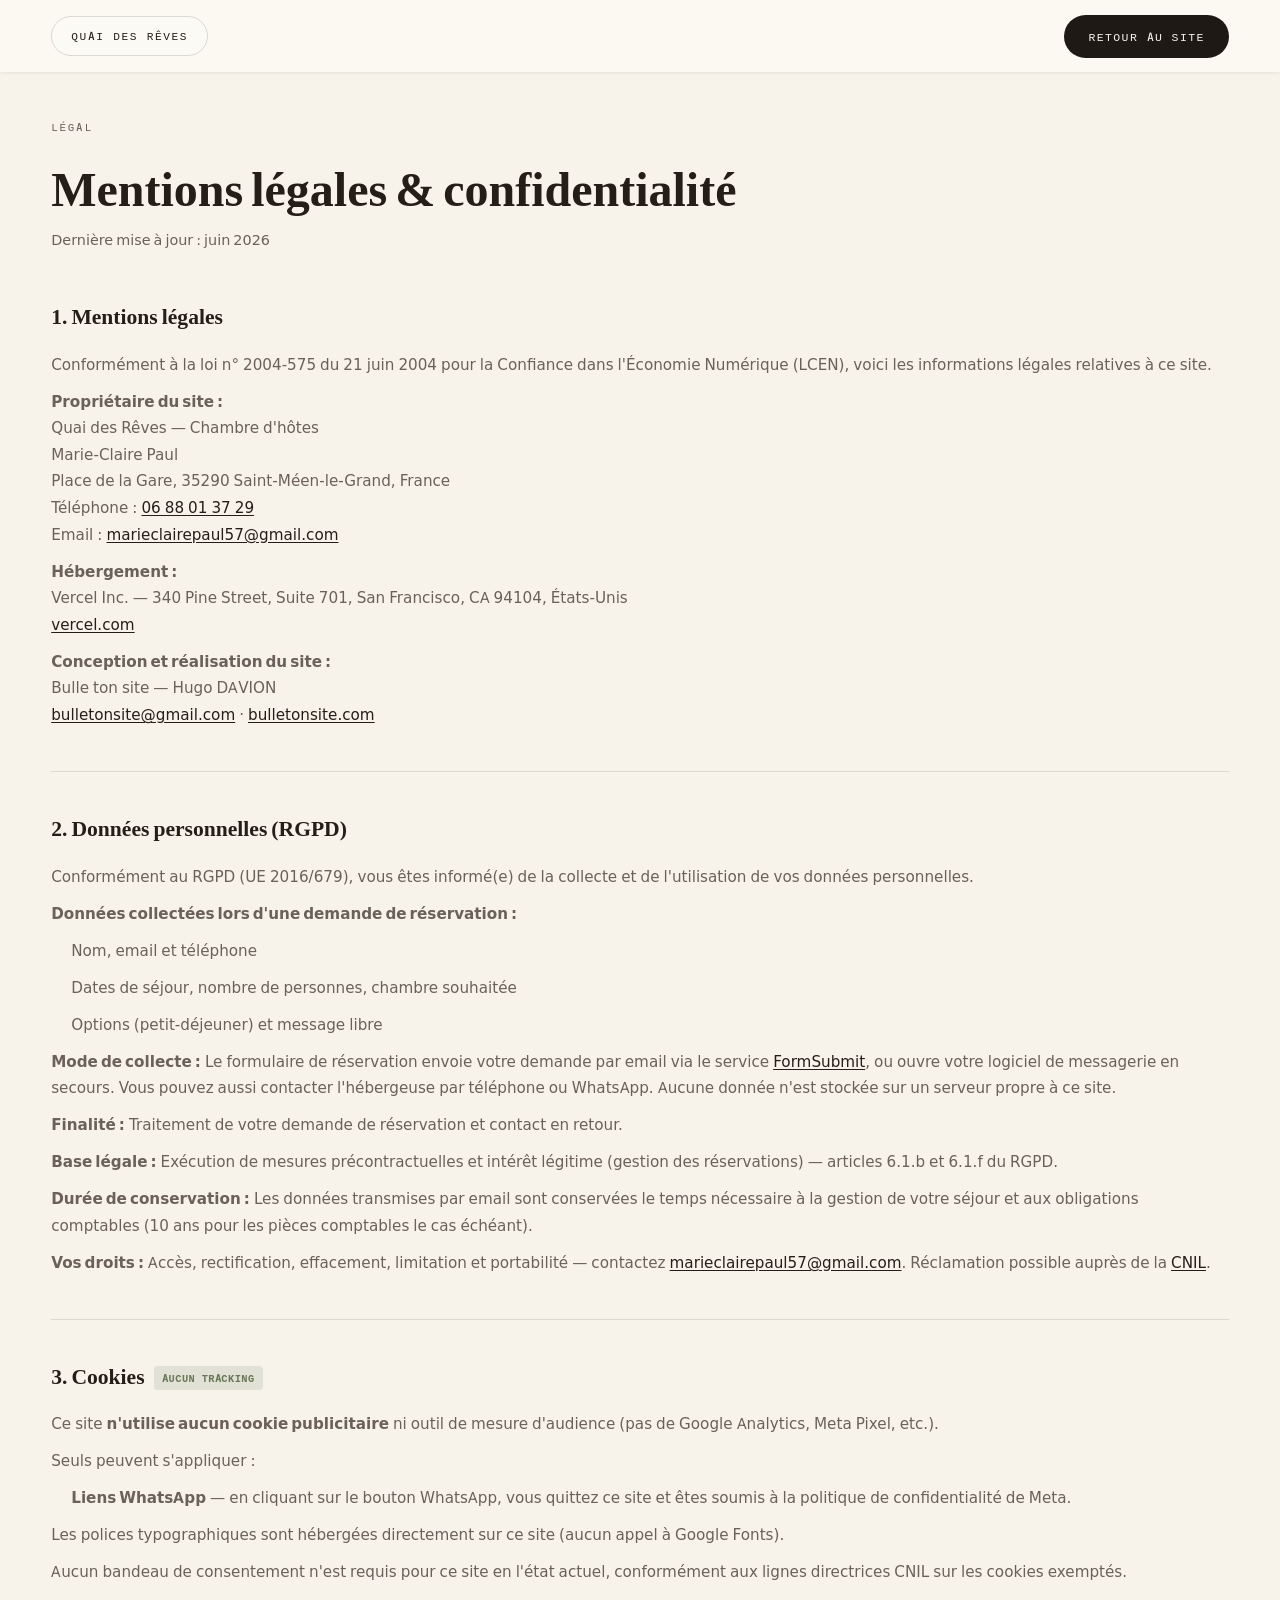
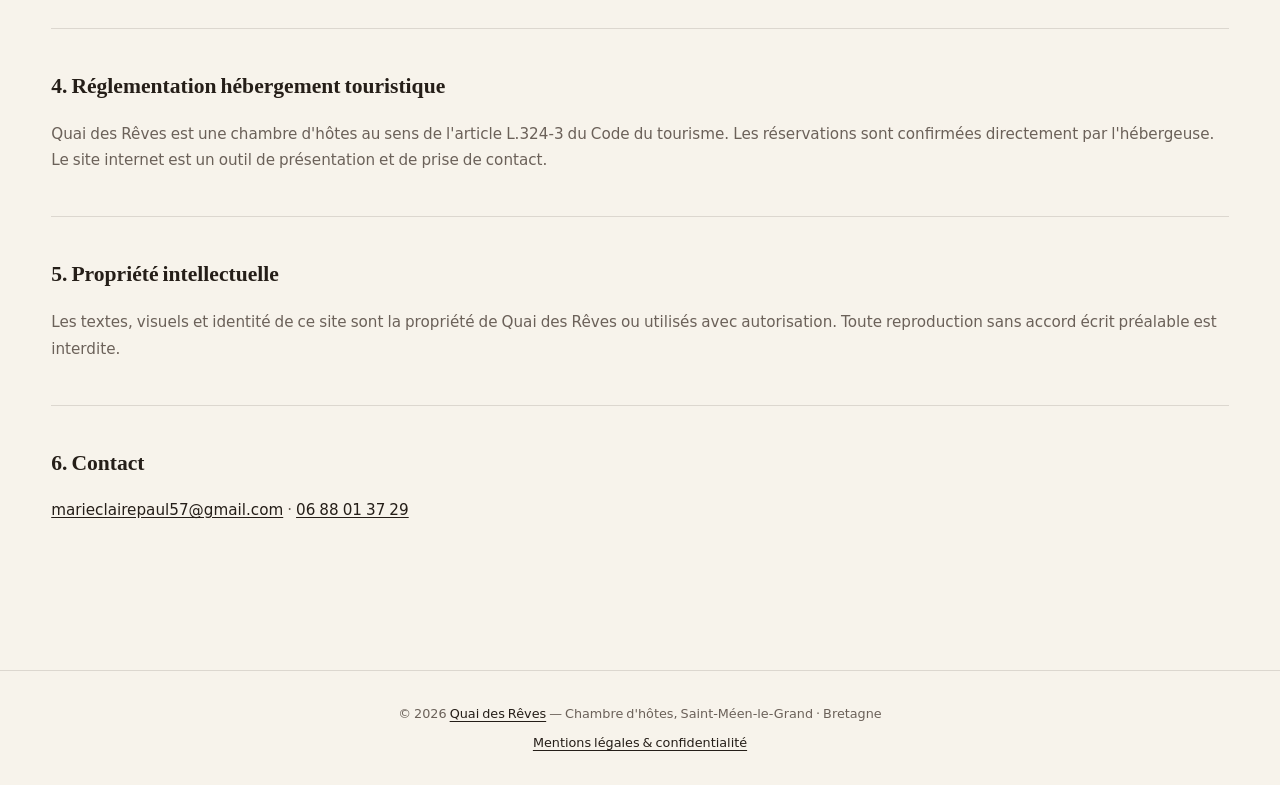
<file: mentions-legales.html>
<!DOCTYPE html>
<html lang="fr">
<head>
  <meta charset="UTF-8">
  <meta name="viewport" content="width=device-width, initial-scale=1.0">
  <title>Mentions légales &amp; confidentialité — Quai des Rêves</title>
  <meta name="description" content="Mentions légales, politique de confidentialité et cookies du site Quai des Rêves, chambre d'hôtes à Saint-Méen-le-Grand.">
  <meta name="robots" content="noindex, follow">
  <link rel="canonical" href="https://quai-des-reves.vercel.app/mentions-legales">
  <link rel="icon" href="/favicon.svg" type="image/svg+xml">
  <link rel="stylesheet" href="/fonts/fonts.css">
  <link rel="stylesheet" href="/css/styles.css">
</head>
<body class="legal-page-body">

  <header class="header header--scrolled">
    <nav class="nav container">
      <a href="/" class="nav__logo">Quai des Rêves</a>
      <a href="/" class="btn btn--earth">Retour au site</a>
    </nav>
  </header>

  <main class="legal-page">
    <div class="container">
      <p class="section__label label-mono">Légal</p>
      <h1 class="legal-page__title">Mentions légales &amp; confidentialité</h1>
      <p class="legal-page__updated">Dernière mise à jour : juin 2026</p>

      <article class="legal-block">
        <h2>1. Mentions légales</h2>
        <p>Conformément à la loi n° 2004-575 du 21 juin 2004 pour la Confiance dans l'Économie Numérique (LCEN), voici les informations légales relatives à ce site.</p>
        <p>
          <strong>Propriétaire du site :</strong><br>
          Quai des Rêves — Chambre d'hôtes<br>
          Marie-Claire Paul<br>
          Place de la Gare, 35290 Saint-Méen-le-Grand, France<br>
          Téléphone : <a href="tel:+33688013729">06 88 01 37 29</a><br>
          Email : <a href="mailto:marieclairepaul57@gmail.com">marieclairepaul57@gmail.com</a>
        </p>
        <p>
          <strong>Hébergement :</strong><br>
          Vercel Inc. — 340 Pine Street, Suite 701, San Francisco, CA 94104, États-Unis<br>
          <a href="https://vercel.com" target="_blank" rel="noopener">vercel.com</a>
        </p>
        <p>
          <strong>Conception et réalisation du site :</strong><br>
          Bulle ton site — Hugo DAVION<br>
          <a href="mailto:bulletonsite@gmail.com">bulletonsite@gmail.com</a> ·
          <a href="https://bulletonsite.com" target="_blank" rel="noopener">bulletonsite.com</a>
        </p>
      </article>

      <article class="legal-block">
        <h2>2. Données personnelles (RGPD)</h2>
        <p>Conformément au RGPD (UE 2016/679), vous êtes informé(e) de la collecte et de l'utilisation de vos données personnelles.</p>
        <p><strong>Données collectées lors d'une demande de réservation :</strong></p>
        <ul>
          <li>Nom, email et téléphone</li>
          <li>Dates de séjour, nombre de personnes, chambre souhaitée</li>
          <li>Options (petit-déjeuner) et message libre</li>
        </ul>
        <p><strong>Mode de collecte :</strong> Le formulaire de réservation envoie votre demande par email via le service <a href="https://formsubmit.co" target="_blank" rel="noopener">FormSubmit</a>, ou ouvre votre logiciel de messagerie en secours. Vous pouvez aussi contacter l'hébergeuse par téléphone ou WhatsApp. Aucune donnée n'est stockée sur un serveur propre à ce site.</p>
        <p><strong>Finalité :</strong> Traitement de votre demande de réservation et contact en retour.</p>
        <p><strong>Base légale :</strong> Exécution de mesures précontractuelles et intérêt légitime (gestion des réservations) — articles 6.1.b et 6.1.f du RGPD.</p>
        <p><strong>Durée de conservation :</strong> Les données transmises par email sont conservées le temps nécessaire à la gestion de votre séjour et aux obligations comptables (10 ans pour les pièces comptables le cas échéant).</p>
        <p><strong>Vos droits :</strong> Accès, rectification, effacement, limitation et portabilité — contactez <a href="mailto:marieclairepaul57@gmail.com">marieclairepaul57@gmail.com</a>. Réclamation possible auprès de la <a href="https://www.cnil.fr" target="_blank" rel="noopener">CNIL</a>.</p>
      </article>

      <article class="legal-block">
        <h2>3. Cookies <span class="legal-tag">Aucun tracking</span></h2>
        <p>Ce site <strong>n'utilise aucun cookie publicitaire</strong> ni outil de mesure d'audience (pas de Google Analytics, Meta Pixel, etc.).</p>
        <p>Seuls peuvent s'appliquer :</p>
        <ul>
          <li><strong>Liens WhatsApp</strong> — en cliquant sur le bouton WhatsApp, vous quittez ce site et êtes soumis à la politique de confidentialité de Meta.</li>
        </ul>
        <p>Les polices typographiques sont hébergées directement sur ce site (aucun appel à Google Fonts).</p>
        <p>Aucun bandeau de consentement n'est requis pour ce site en l'état actuel, conformément aux lignes directrices CNIL sur les cookies exemptés.</p>
      </article>

      <article class="legal-block">
        <h2>4. Réglementation hébergement touristique</h2>
        <p>Quai des Rêves est une chambre d'hôtes au sens de l'article L.324-3 du Code du tourisme. Les réservations sont confirmées directement par l'hébergeuse. Le site internet est un outil de présentation et de prise de contact.</p>
      </article>

      <article class="legal-block">
        <h2>5. Propriété intellectuelle</h2>
        <p>Les textes, visuels et identité de ce site sont la propriété de Quai des Rêves ou utilisés avec autorisation. Toute reproduction sans accord écrit préalable est interdite.</p>
      </article>

      <article class="legal-block">
        <h2>6. Contact</h2>
        <p>
          <a href="mailto:marieclairepaul57@gmail.com">marieclairepaul57@gmail.com</a> ·
          <a href="tel:+33688013729">06 88 01 37 29</a>
        </p>
      </article>
    </div>
  </main>

  <footer class="footer">
    <div class="container">
      <p>© 2026 <a href="/">Quai des Rêves</a> — Chambre d'hôtes, Saint-Méen-le-Grand · Bretagne</p>
      <p><a href="/mentions-legales">Mentions légales &amp; confidentialité</a></p>
    </div>
  </footer>

</body>
</html>
</file>
<file: fonts/fonts.css>
@font-face {
  font-family: 'Instrument Serif';
  font-style: normal;
  font-weight: 400;
  font-display: swap;
  src: url('/fonts/instrument-serif.woff2') format('woff2');
  unicode-range: U+0000-00FF, U+0100-02BA, U+0304, U+0308, U+0329, U+2000-206F, U+20AC, U+2122, U+2191, U+2193, U+2212, U+2215, U+FEFF, U+FFFD;
}

@font-face {
  font-family: 'Instrument Serif';
  font-style: italic;
  font-weight: 400;
  font-display: swap;
  src: url('/fonts/instrument-serif-italic.woff2') format('woff2');
  unicode-range: U+0000-00FF, U+0100-02BA, U+0304, U+0308, U+0329, U+2000-206F, U+20AC, U+2122, U+2191, U+2193, U+2212, U+2215, U+FEFF, U+FFFD;
}

@font-face {
  font-family: 'Inter Tight';
  font-style: normal;
  font-weight: 300;
  font-display: swap;
  src: url('/fonts/inter-tight-300.woff2') format('woff2');
  unicode-range: U+0000-00FF, U+0100-02BA, U+0304, U+0308, U+0329, U+2000-206F, U+20AC, U+2122, U+2191, U+2193, U+2212, U+2215, U+FEFF, U+FFFD;
}

@font-face {
  font-family: 'Inter Tight';
  font-style: normal;
  font-weight: 400;
  font-display: swap;
  src: url('/fonts/inter-tight-400.woff2') format('woff2');
  unicode-range: U+0000-00FF, U+0100-02BA, U+0304, U+0308, U+0329, U+2000-206F, U+20AC, U+2122, U+2191, U+2193, U+2212, U+2215, U+FEFF, U+FFFD;
}

@font-face {
  font-family: 'Inter Tight';
  font-style: normal;
  font-weight: 500;
  font-display: swap;
  src: url('/fonts/inter-tight-500.woff2') format('woff2');
  unicode-range: U+0000-00FF, U+0100-02BA, U+0304, U+0308, U+0329, U+2000-206F, U+20AC, U+2122, U+2191, U+2193, U+2212, U+2215, U+FEFF, U+FFFD;
}

@font-face {
  font-family: 'Inter Tight';
  font-style: normal;
  font-weight: 600;
  font-display: swap;
  src: url('/fonts/inter-tight-600.woff2') format('woff2');
  unicode-range: U+0000-00FF, U+0100-02BA, U+0304, U+0308, U+0329, U+2000-206F, U+20AC, U+2122, U+2191, U+2193, U+2212, U+2215, U+FEFF, U+FFFD;
}

@font-face {
  font-family: 'Inter Tight';
  font-style: normal;
  font-weight: 700;
  font-display: swap;
  src: url('/fonts/inter-tight-700.woff2') format('woff2');
  unicode-range: U+0000-00FF, U+0100-02BA, U+0304, U+0308, U+0329, U+2000-206F, U+20AC, U+2122, U+2191, U+2193, U+2212, U+2215, U+FEFF, U+FFFD;
}

@font-face {
  font-family: 'JetBrains Mono';
  font-style: normal;
  font-weight: 400;
  font-display: swap;
  src: url('/fonts/jetbrains-mono-400.woff2') format('woff2');
  unicode-range: U+0000-00FF, U+0100-02BA, U+0304, U+0308, U+0329, U+2000-206F, U+20AC, U+2122, U+2191, U+2193, U+2212, U+2215, U+FEFF, U+FFFD;
}

@font-face {
  font-family: 'JetBrains Mono';
  font-style: normal;
  font-weight: 500;
  font-display: swap;
  src: url('/fonts/jetbrains-mono-500.woff2') format('woff2');
  unicode-range: U+0000-00FF, U+0100-02BA, U+0304, U+0308, U+0329, U+2000-206F, U+20AC, U+2122, U+2191, U+2193, U+2212, U+2215, U+FEFF, U+FFFD;
}
</file>
<file: css/styles.css>
/* ============================================
   Quai des Rêves — Design System
   ============================================ */

:root {
  --radius: 0.5rem;
  --radius-lg: 1rem;
  --radius-xl: 1.5rem;
  --radius-full: 9999px;

  --background: #f7f3eb;
  --foreground: #251e18;
  --card: #fcfaf4;
  --card-foreground: #251e18;
  --primary: #3d3027;
  --primary-foreground: #f8f5ee;
  --secondary: #e3ddd3;
  --secondary-foreground: #2f2722;
  --muted: #ebe7df;
  --muted-foreground: #6b6159;
  --accent: #687859;
  --accent-foreground: #faf8f3;
  --highlight: #bfb89b;
  --highlight-foreground: #251e18;
  --earth: #1f1915;
  --earth-foreground: #f5f1e9;
  --warm: #f4eee4;
  --warm-foreground: #352c25;
  --border: #dcd7cf;
  --surface: #ece7df;

  --font-serif: 'Instrument Serif', Georgia, serif;
  --font-sans: 'Inter Tight', system-ui, sans-serif;
  --font-mono: 'JetBrains Mono', ui-monospace, monospace;

  --header-h: 4.5rem;
  --container: min(1200px, 92vw);
  --ease: cubic-bezier(0.4, 0, 0.2, 1);
  --ease-out: cubic-bezier(0.16, 1, 0.3, 1);
  --shadow-sm: 0 1px 3px rgba(31, 25, 21, 0.08);
  --shadow-md: 0 4px 20px rgba(31, 25, 21, 0.1);
  --shadow-lg: 0 12px 40px rgba(31, 25, 21, 0.15);
  --shadow-glow: 0 0 40px rgba(191, 184, 155, 0.25);
}

*, *::before, *::after {
  box-sizing: border-box;
  margin: 0;
  padding: 0;
}

html {
  scroll-behavior: smooth;
  scroll-padding-top: var(--header-h);
}

body {
  font-family: var(--font-sans);
  font-size: 1rem;
  line-height: 1.65;
  color: var(--foreground);
  background: var(--background);
  -webkit-font-smoothing: antialiased;
  overflow-x: hidden;
}

.skip-link {
  position: absolute;
  top: -100%;
  left: 1rem;
  z-index: 300;
  padding: 0.75rem 1rem;
  background: var(--earth);
  color: var(--earth-foreground);
  border-radius: var(--radius);
  font-weight: 600;
}

.skip-link:focus {
  top: 1rem;
}

.visually-hidden {
  position: absolute;
  width: 1px;
  height: 1px;
  padding: 0;
  margin: -1px;
  overflow: hidden;
  clip: rect(0, 0, 0, 0);
  white-space: nowrap;
  border: 0;
}

img {
  display: block;
  max-width: 100%;
  height: auto;
}

a {
  color: inherit;
  text-decoration: none;
}

button {
  font: inherit;
  cursor: pointer;
  border: none;
  background: none;
}

ul { list-style: none; }

.container {
  width: var(--container);
  margin-inline: auto;
}

.label-mono {
  font-family: var(--font-mono);
  font-size: 0.68rem;
  font-weight: 500;
  letter-spacing: 0.16em;
  text-transform: uppercase;
  color: var(--muted-foreground);
}

/* ---- Buttons ---- */
.btn {
  display: inline-flex;
  align-items: center;
  justify-content: center;
  gap: 0.5rem;
  padding: 0.75rem 1.5rem;
  border-radius: var(--radius-full);
  font-family: var(--font-mono);
  font-size: 0.72rem;
  font-weight: 500;
  letter-spacing: 0.12em;
  text-transform: uppercase;
  position: relative;
  overflow: hidden;
  transition: transform 0.25s var(--ease-out), box-shadow 0.25s var(--ease-out), background 0.25s var(--ease);
  white-space: nowrap;
}

.btn::after {
  content: '';
  position: absolute;
  inset: 0;
  background: linear-gradient(105deg, transparent 40%, rgba(255,255,255,0.2) 50%, transparent 60%);
  transform: translateX(-120%);
  transition: transform 0.6s var(--ease-out);
}

.btn:hover::after {
  transform: translateX(120%);
}

.btn:hover {
  transform: translateY(-2px);
  box-shadow: var(--shadow-md);
}

.btn:active { transform: translateY(0); }

.btn--highlight {
  background: var(--highlight);
  color: var(--highlight-foreground);
}

.btn--earth {
  background: var(--earth);
  color: var(--earth-foreground);
}

.btn--primary {
  background: var(--primary);
  color: var(--primary-foreground);
}

.btn--lg {
  padding: 1rem 2rem;
  font-size: 0.75rem;
}

.btn--sm {
  padding: 0.55rem 1rem;
  font-size: 0.75rem;
}

.btn--full { width: 100%; }

.btn:disabled {
  opacity: 0.65;
  cursor: not-allowed;
  transform: none !important;
}

/* ---- Header ---- */
.header {
  position: fixed;
  top: 0;
  left: 0;
  right: 0;
  z-index: 100;
  height: var(--header-h);
  transition: background 0.4s var(--ease), backdrop-filter 0.4s var(--ease), box-shadow 0.4s var(--ease);
}

.header--scrolled {
  background: rgba(252, 250, 244, 0.85);
  backdrop-filter: blur(16px);
  -webkit-backdrop-filter: blur(16px);
  box-shadow: var(--shadow-sm);
}

.header--hero .nav__links a,
.header--hero .nav__logo {
  color: #fff;
}

.header--hero .nav__toggle span {
  background: #fff;
}

.nav {
  display: flex;
  align-items: center;
  justify-content: space-between;
  height: 100%;
  gap: 1.5rem;
}

.nav__logo {
  font-family: var(--font-mono);
  font-size: 0.7rem;
  font-weight: 500;
  letter-spacing: 0.14em;
  text-transform: uppercase;
  padding: 0.6rem 1.2rem;
  background: rgba(255, 255, 255, 0.15);
  backdrop-filter: blur(8px);
  border-radius: var(--radius-full);
  border: 1px solid rgba(255, 255, 255, 0.2);
  transition: background 0.3s var(--ease);
  flex-shrink: 0;
}

.header--scrolled .nav__logo {
  background: var(--card);
  border-color: var(--border);
  color: var(--foreground);
}

.nav__links {
  display: flex;
  align-items: center;
  gap: 1.75rem;
}

.nav__links a {
  font-family: var(--font-mono);
  font-size: 0.65rem;
  font-weight: 500;
  letter-spacing: 0.14em;
  text-transform: uppercase;
  opacity: 0.85;
  transition: opacity 0.2s, color 0.2s;
  position: relative;
}

.nav__links a.is-active {
  opacity: 1;
  color: var(--accent);
}

.header--hero .nav__links a.is-active {
  color: var(--highlight);
}

.nav__links a::after {
  content: '';
  position: absolute;
  bottom: -4px;
  left: 0;
  width: 0;
  height: 1px;
  background: currentColor;
  transition: width 0.3s var(--ease-out);
}

.nav__links a:hover { opacity: 1; }
.nav__links a:hover::after { width: 100%; }

.nav__cta { flex-shrink: 0; }

.nav__toggle {
  display: none;
  flex-direction: column;
  gap: 5px;
  padding: 0.5rem;
  z-index: 110;
}

.nav__toggle span {
  display: block;
  width: 22px;
  height: 2px;
  background: var(--foreground);
  border-radius: 2px;
  transition: transform 0.3s var(--ease), opacity 0.3s;
}

.nav__toggle.active span:nth-child(1) { transform: translateY(7px) rotate(45deg); }
.nav__toggle.active span:nth-child(2) { opacity: 0; }
.nav__toggle.active span:nth-child(3) { transform: translateY(-7px) rotate(-45deg); }

/* ---- Hero ---- */
.hero {
  position: relative;
  min-height: 100svh;
  display: flex;
  align-items: center;
  justify-content: center;
  overflow: hidden;
}

.hero__bg {
  position: absolute;
  inset: 0;
}

.hero__bg img {
  width: 100%;
  height: 100%;
  object-fit: cover;
  transform: scale(1.05);
  animation: heroZoom 20s ease-in-out infinite alternate;
}

@keyframes heroZoom {
  from { transform: scale(1.05); }
  to { transform: scale(1.12); }
}

.hero__overlay {
  position: absolute;
  inset: 0;
  background: linear-gradient(
    to bottom,
    rgba(31, 25, 21, 0.55) 0%,
    rgba(31, 25, 21, 0.4) 40%,
    rgba(31, 25, 21, 0.65) 100%
  );
}

.hero__content {
  position: relative;
  z-index: 2;
  text-align: center;
  color: #fff;
  padding: calc(var(--header-h) + 2rem) 0 6rem;
  max-width: 800px;
}

.hero__tag {
  color: rgba(255, 255, 255, 0.7);
  margin-bottom: 1.5rem;
  animation: fadeUp 0.8s var(--ease-out) both;
}

.hero__title {
  font-family: var(--font-serif);
  font-size: clamp(3rem, 8vw, 5.5rem);
  font-weight: 400;
  line-height: 1.05;
  margin-bottom: 0.5rem;
  animation: fadeUp 0.8s 0.1s var(--ease-out) both;
}

.hero__title em {
  font-style: italic;
  color: var(--highlight);
}

.hero__subtitle {
  display: block;
  font-family: var(--font-serif);
  font-style: italic;
  font-size: clamp(1.25rem, 3vw, 1.75rem);
  opacity: 0.9;
  margin-top: 0.25rem;
}

.hero__desc {
  font-size: 1.1rem;
  opacity: 0.85;
  max-width: 520px;
  margin: 1.5rem auto 2rem;
  animation: fadeUp 0.8s 0.2s var(--ease-out) both;
}

.hero__features {
  display: flex;
  flex-direction: column;
  align-items: center;
  gap: 0.6rem;
  margin-bottom: 2.5rem;
  animation: fadeUp 0.8s 0.3s var(--ease-out) both;
}

.hero__features li {
  display: flex;
  align-items: center;
  gap: 0.6rem;
  font-size: 0.95rem;
  opacity: 0.9;
}

.hero__features svg {
  width: 18px;
  height: 18px;
  color: var(--highlight);
  flex-shrink: 0;
}

.hero__actions {
  display: flex;
  flex-wrap: wrap;
  gap: 1rem;
  justify-content: center;
  animation: fadeUp 0.8s 0.4s var(--ease-out) both;
}

.hero__scroll {
  position: absolute;
  bottom: 2rem;
  left: 50%;
  transform: translateX(-50%);
  z-index: 2;
  display: flex;
  flex-direction: column;
  align-items: center;
  gap: 0.5rem;
  color: rgba(255, 255, 255, 0.6);
  font-family: var(--font-mono);
  font-size: 0.6rem;
  letter-spacing: 0.2em;
  text-transform: uppercase;
  animation: bounce 2s ease-in-out infinite;
}

.hero__scroll svg {
  width: 20px;
  height: 20px;
}

@keyframes bounce {
  0%, 100% { transform: translateX(-50%) translateY(0); }
  50% { transform: translateX(-50%) translateY(6px); }
}

@keyframes fadeUp {
  from { opacity: 0; transform: translateY(24px); }
  to { opacity: 1; transform: translateY(0); }
}

/* ---- Sections ---- */
.section {
  padding: 6rem 0;
}

.section--quai { background: var(--warm); }
.section--chambres { background: var(--background); }
.section--offres { background: var(--surface); }
.section--destination { background: var(--background); }
.section--galerie { background: var(--warm); padding-bottom: 4rem; }
.section--avis { background: var(--background); overflow: hidden; }
.section--reserver { background: var(--surface); }
.section--faq { background: var(--background); }
.section--cta { background: var(--earth); color: var(--earth-foreground); padding: 7rem 0; }

.section__label { margin-bottom: 0.75rem; position: relative; display: inline-block; }

.section__label::after {
  content: '';
  display: block;
  width: 0;
  height: 1px;
  background: var(--accent);
  margin-top: 0.35rem;
  transition: width 0.8s var(--ease-out);
}

.reveal.visible .section__label::after,
.section__header.visible .section__label::after {
  width: 100%;
}
.section--cta .section__label { color: rgba(245, 241, 233, 0.5); }

.section__title {
  font-family: var(--font-serif);
  font-size: clamp(2rem, 4.5vw, 3rem);
  font-weight: 400;
  line-height: 1.15;
  margin-bottom: 1rem;
}

.section__intro {
  font-size: 1.05rem;
  color: var(--muted-foreground);
  max-width: 600px;
}

.section__header {
  text-align: center;
  margin-bottom: 3.5rem;
}

.section__header .section__intro {
  margin-inline: auto;
}

/* ---- Reveal animations ---- */
.reveal,
.reveal-scale {
  opacity: 0;
  transition: opacity 0.8s var(--ease-out), transform 0.8s var(--ease-out), filter 0.8s var(--ease-out);
}

.reveal {
  transform: translateY(40px);
}

.reveal--left { transform: translateX(-48px); }
.reveal--right { transform: translateX(48px); }
.reveal-scale { transform: scale(0.92); }

.reveal.visible,
.reveal-scale.visible {
  opacity: 1;
  transform: translate(0) scale(1);
  filter: blur(0);
}

.reveal--delay { transition-delay: 0.12s; }
.reveal--delay-2 { transition-delay: 0.24s; }

.reveal-stagger > * {
  opacity: 0;
  transform: translateY(24px);
  transition: opacity 0.6s var(--ease-out), transform 0.6s var(--ease-out);
}

.reveal-stagger.visible > *:nth-child(1) { transition-delay: 0.05s; }
.reveal-stagger.visible > *:nth-child(2) { transition-delay: 0.1s; }
.reveal-stagger.visible > *:nth-child(3) { transition-delay: 0.15s; }
.reveal-stagger.visible > *:nth-child(4) { transition-delay: 0.2s; }
.reveal-stagger.visible > *:nth-child(5) { transition-delay: 0.25s; }
.reveal-stagger.visible > *:nth-child(6) { transition-delay: 0.3s; }
.reveal-stagger.visible > *:nth-child(7) { transition-delay: 0.35s; }
.reveal-stagger.visible > *:nth-child(8) { transition-delay: 0.4s; }
.reveal-stagger.visible > *:nth-child(9) { transition-delay: 0.45s; }
.reveal-stagger.visible > *:nth-child(10) { transition-delay: 0.5s; }
.reveal-stagger.visible > *:nth-child(11) { transition-delay: 0.55s; }

.reveal-stagger.visible > * {
  opacity: 1;
  transform: translateY(0);
}

.tilt-card {
  transform-style: preserve-3d;
  will-change: transform;
  transition: box-shadow 0.35s var(--ease-out);
}

.tilt-card.is-tilting {
  transition: transform 0.1s linear, box-shadow 0.35s var(--ease-out);
}

/* ---- Split layout ---- */
.split {
  display: grid;
  grid-template-columns: 1fr 1fr;
  gap: 4rem;
  align-items: center;
}

.split__media {
  position: relative;
  border-radius: var(--radius-xl);
  overflow: hidden;
  aspect-ratio: 4/5;
}

.split__media img {
  width: 100%;
  height: 100%;
  object-fit: cover;
  transition: transform 0.6s var(--ease-out);
}

.split__media:hover img {
  transform: scale(1.04);
}

.split__badge {
  position: absolute;
  bottom: 1.5rem;
  left: 1.5rem;
  background: rgba(252, 250, 244, 0.9);
  backdrop-filter: blur(8px);
  padding: 0.5rem 1rem;
  border-radius: var(--radius-full);
  color: var(--foreground);
}

.prose p {
  margin-bottom: 1.25rem;
  color: var(--muted-foreground);
}

.prose strong {
  color: var(--foreground);
  font-weight: 600;
}

/* ---- Room cards ---- */
.rooms {
  display: grid;
  grid-template-columns: repeat(2, 1fr);
  gap: 2rem;
  margin-bottom: 2rem;
}

.room-card {
  background: var(--card);
  border-radius: var(--radius-xl);
  overflow: hidden;
  border: 1px solid var(--border);
  transition: transform 0.3s var(--ease-out), box-shadow 0.3s var(--ease-out);
}

.room-card:hover {
  transform: translateY(-6px);
  box-shadow: var(--shadow-lg);
}

.room-card__img {
  position: relative;
  aspect-ratio: 4/3;
  overflow: hidden;
}

.room-card__img img {
  width: 100%;
  height: 100%;
  object-fit: cover;
  transition: transform 0.5s var(--ease-out);
}

.room-card:hover .room-card__img img {
  transform: scale(1.06);
}

.room-card__price {
  position: absolute;
  top: 1rem;
  right: 1rem;
  background: var(--highlight);
  color: var(--highlight-foreground);
  font-family: var(--font-mono);
  font-size: 0.65rem;
  letter-spacing: 0.1em;
  text-transform: uppercase;
  padding: 0.4rem 0.9rem;
  border-radius: var(--radius-full);
}

.room-card__body {
  padding: 1.5rem 1.75rem;
}

.room-card__body h3 {
  font-family: var(--font-serif);
  font-size: 1.5rem;
  font-weight: 400;
  margin-bottom: 0.25rem;
}

.room-card__body p {
  color: var(--muted-foreground);
  font-size: 0.95rem;
}

.rooms__note {
  text-align: center;
  color: var(--muted-foreground);
  font-size: 0.95rem;
}

/* ---- Offres grid ---- */
.offres-grid {
  display: grid;
  grid-template-columns: repeat(3, 1fr);
  gap: 1.5rem;
}

.offre-card {
  position: relative;
  border-radius: var(--radius-xl);
  overflow: hidden;
  aspect-ratio: 3/4;
  display: block;
}

.offre-card__img {
  position: absolute;
  inset: 0;
}

.offre-card__img img {
  width: 100%;
  height: 100%;
  object-fit: cover;
  transition: transform 0.6s var(--ease-out);
}

.offre-card:hover .offre-card__img img {
  transform: scale(1.08);
}

.offre-card__overlay {
  position: absolute;
  inset: 0;
  background: linear-gradient(to top, rgba(31, 25, 21, 0.8) 0%, transparent 60%);
  display: flex;
  flex-direction: column;
  justify-content: flex-end;
  padding: 2rem;
  color: #fff;
}

.offre-card__overlay .label-mono {
  color: var(--highlight);
  margin-bottom: 0.5rem;
}

.offre-card__overlay h3 {
  font-family: var(--font-serif);
  font-size: 1.5rem;
  font-weight: 400;
}

/* ---- Destination ---- */
.destination {
  display: grid;
  grid-template-columns: 1fr 1fr;
  gap: 3rem;
  align-items: start;
}

.destination__tags {
  display: flex;
  flex-wrap: wrap;
  gap: 0.5rem;
  margin-top: 1.5rem;
}

.tag {
  font-family: var(--font-mono);
  font-size: 0.65rem;
  letter-spacing: 0.1em;
  text-transform: uppercase;
  padding: 0.4rem 0.9rem;
  background: var(--secondary);
  border-radius: var(--radius-full);
  color: var(--secondary-foreground);
  transition: transform 0.25s var(--ease-out), background 0.25s, box-shadow 0.25s;
  cursor: default;
}

.tag:hover {
  transform: translateY(-3px) scale(1.03);
  background: var(--highlight);
  box-shadow: var(--shadow-sm);
}

.destination__map {
  border-radius: var(--radius-xl);
  overflow: hidden;
  border: 1px solid var(--border);
  aspect-ratio: 1;
  box-shadow: var(--shadow-md);
}

.destination__map iframe {
  width: 100%;
  height: 100%;
  border: 0;
}

/* ---- Gallery ---- */
.gallery {
  display: grid;
  grid-template-columns: repeat(4, 1fr);
  grid-auto-rows: 220px;
  gap: 0.75rem;
  padding: 0 4vw;
}

.gallery__item {
  position: relative;
  border-radius: var(--radius-lg);
  overflow: hidden;
  cursor: pointer;
  border: none;
  padding: 0;
}

.gallery__item::after {
  content: '+';
  position: absolute;
  inset: 0;
  display: flex;
  align-items: center;
  justify-content: center;
  font-size: 2rem;
  color: #fff;
  background: rgba(31, 25, 21, 0.35);
  opacity: 0;
  transition: opacity 0.35s var(--ease-out);
}

.gallery__item:hover::after {
  opacity: 1;
}

.gallery__item img {
  width: 100%;
  height: 100%;
  object-fit: cover;
  transition: transform 0.5s var(--ease-out);
}

.gallery__item:hover img {
  transform: scale(1.08);
}

.gallery__item--tall { grid-row: span 2; }
.gallery__item--wide { grid-column: span 2; }

/* ---- Reviews ---- */
.rating {
  display: flex;
  align-items: center;
  justify-content: center;
  gap: 0.75rem;
  margin-top: 0.5rem;
}

.rating__stars {
  display: flex;
  gap: 0.15rem;
  font-size: 1.1rem;
}

.rating__star {
  color: #f5a623;
  display: inline-block;
  animation: starPop 0.5s var(--ease-out) backwards;
}

.rating.visible .rating__star:nth-child(1) { animation-delay: 0.1s; }
.rating.visible .rating__star:nth-child(2) { animation-delay: 0.2s; }
.rating.visible .rating__star:nth-child(3) { animation-delay: 0.3s; }
.rating.visible .rating__star:nth-child(4) { animation-delay: 0.4s; }
.rating.visible .rating__star:nth-child(5) { animation-delay: 0.5s; }

@keyframes starPop {
  from { opacity: 0; transform: scale(0) rotate(-30deg); }
  to { opacity: 1; transform: scale(1) rotate(0); }
}

.rating__score {
  font-family: var(--font-mono);
  font-size: 0.7rem;
  letter-spacing: 0.1em;
  text-transform: uppercase;
  color: var(--muted-foreground);
}

.reviews-track {
  overflow: hidden;
  mask-image: linear-gradient(to right, transparent, black 8%, black 92%, transparent);
  -webkit-mask-image: linear-gradient(to right, transparent, black 8%, black 92%, transparent);
}

.reviews__intro {
  max-width: 36rem;
  margin-inline: auto;
  text-align: center;
  color: var(--muted-foreground);
}

.reviews__google {
  margin-top: 1.25rem;
  text-align: center;
}

.reviews-track__inner {
  display: flex;
  gap: 1.25rem;
  width: max-content;
  animation: scrollReviews 40s linear infinite;
  padding: 0.5rem 0;
}

.reviews-track__inner:hover {
  animation-play-state: paused;
}

@keyframes scrollReviews {
  from { transform: translateX(0); }
  to { transform: translateX(-50%); }
}

.review-card {
  flex-shrink: 0;
  width: 340px;
  background: var(--card);
  border: 1px solid var(--border);
  border-radius: var(--radius-xl);
  padding: 1.75rem;
  transition: box-shadow 0.3s;
}

.review-card:hover {
  box-shadow: var(--shadow-md);
}

.review-card__header {
  display: flex;
  align-items: center;
  gap: 0.75rem;
  margin-bottom: 1rem;
}

.review-card__avatar {
  width: 40px;
  height: 40px;
  border-radius: 50%;
  background: var(--accent);
  color: var(--accent-foreground);
  display: flex;
  align-items: center;
  justify-content: center;
  font-family: var(--font-mono);
  font-size: 0.7rem;
  font-weight: 500;
}

.review-card__header strong {
  display: block;
  font-size: 0.9rem;
}

.review-card__header .label-mono {
  font-size: 0.6rem;
}

.review-card p {
  font-size: 0.92rem;
  color: var(--muted-foreground);
  line-height: 1.6;
}

/* ---- Reservation ---- */
.reserver {
  display: grid;
  grid-template-columns: 1fr 1.1fr;
  gap: 4rem;
  align-items: start;
}

.reserver__desc {
  color: var(--muted-foreground);
  margin-bottom: 2rem;
}

.price-box {
  background: var(--card);
  border: 1px solid var(--border);
  border-radius: var(--radius-xl);
  padding: 2rem;
  margin-bottom: 2rem;
  text-align: center;
}

.price-box__label {
  display: block;
  margin-bottom: 0.5rem;
}

.price-box__amount {
  font-family: var(--font-serif);
  font-size: 3rem;
  line-height: 1;
  color: var(--foreground);
}

.price-box__amount span {
  font-family: var(--font-sans);
  font-size: 1rem;
  color: var(--muted-foreground);
}

.price-box__detail {
  display: block;
  margin-top: 0.5rem;
  font-size: 0.85rem;
  color: var(--muted-foreground);
}

.check-list {
  margin-bottom: 1.5rem;
}

.check-list li {
  display: flex;
  align-items: center;
  gap: 0.6rem;
  padding: 0.4rem 0;
  font-size: 0.92rem;
  color: var(--muted-foreground);
}

.check-list li::before {
  content: '✓';
  color: var(--accent);
  font-weight: 600;
  font-size: 0.85rem;
}

.reserver__note {
  font-size: 0.82rem;
  color: var(--muted-foreground);
  font-style: italic;
}

.reserver__form {
  background: var(--card);
  border: 1px solid var(--border);
  border-radius: var(--radius-xl);
  padding: 2.5rem;
  box-shadow: var(--shadow-sm);
}

.form-group {
  margin-bottom: 1.25rem;
}

.form-group label {
  display: block;
  font-family: var(--font-mono);
  font-size: 0.65rem;
  letter-spacing: 0.12em;
  text-transform: uppercase;
  color: var(--muted-foreground);
  margin-bottom: 0.4rem;
}

.form-group input,
.form-group select,
.form-group textarea {
  width: 100%;
  padding: 0.75rem 1rem;
  border: 1px solid var(--border);
  border-radius: var(--radius);
  background: var(--background);
  color: var(--foreground);
  font-family: var(--font-sans);
  font-size: 0.95rem;
  transition: border-color 0.2s, box-shadow 0.2s;
}

.form-group input:focus,
.form-group select:focus,
.form-group textarea:focus {
  outline: none;
  border-color: var(--accent);
  box-shadow: 0 0 0 3px rgba(104, 120, 89, 0.15);
}

.form-row {
  display: grid;
  grid-template-columns: 1fr 1fr;
  gap: 1rem;
}

.checkbox {
  display: flex;
  align-items: center;
  gap: 0.6rem;
  margin-bottom: 1.25rem;
  cursor: pointer;
  font-size: 0.9rem;
  color: var(--muted-foreground);
}

.checkbox input {
  width: 18px;
  height: 18px;
  accent-color: var(--accent);
}

.form-hint {
  text-align: center;
  font-size: 0.78rem;
  color: var(--muted-foreground);
  margin-top: 1rem;
}

.form-status {
  margin-top: 1rem;
  padding: 0.85rem 1rem;
  border-radius: var(--radius);
  font-size: 0.9rem;
  text-align: center;
}

.form-status--success {
  background: rgba(104, 120, 89, 0.12);
  color: var(--accent);
  border: 1px solid rgba(104, 120, 89, 0.25);
}

.form-status--error {
  background: rgba(180, 80, 60, 0.08);
  color: #8b3a2a;
  border: 1px solid rgba(180, 80, 60, 0.2);
}

.form-status[hidden] {
  display: none;
}

/* ---- FAQ ---- */
.faq {
  max-width: 720px;
  margin-inline: auto;
}

.faq__item {
  border-bottom: 1px solid var(--border);
}

.faq__item summary {
  padding: 1.25rem 0;
  font-family: var(--font-serif);
  font-size: 1.15rem;
  cursor: pointer;
  list-style: none;
  display: flex;
  align-items: center;
  justify-content: space-between;
  transition: color 0.2s;
}

.faq__item summary::-webkit-details-marker { display: none; }

.faq__item summary::after {
  content: '+';
  font-family: var(--font-sans);
  font-size: 1.25rem;
  color: var(--muted-foreground);
  transition: transform 0.3s var(--ease);
  flex-shrink: 0;
  margin-left: 1rem;
}

.faq__item[open] summary::after {
  transform: rotate(45deg);
}

.faq__item summary:hover {
  color: var(--accent);
}

.faq__item p {
  padding: 0 0 1.25rem;
  color: var(--muted-foreground);
  line-height: 1.7;
  animation: fadeUp 0.3s var(--ease-out);
}

/* ---- CTA ---- */
.cta {
  text-align: center;
  max-width: 640px;
  margin-inline: auto;
}

.cta__title {
  font-family: var(--font-serif);
  font-size: clamp(2.5rem, 5vw, 3.5rem);
  font-weight: 400;
  line-height: 1.15;
  margin-bottom: 1rem;
}

.cta__title em {
  font-style: italic;
  color: var(--highlight);
}

.cta__desc {
  opacity: 0.7;
  margin-bottom: 2.5rem;
}

.cta__contacts {
  display: flex;
  flex-direction: column;
  align-items: center;
  gap: 1rem;
  margin-bottom: 2.5rem;
}

.cta__link {
  display: flex;
  align-items: center;
  gap: 0.75rem;
  font-family: var(--font-mono);
  font-size: 0.8rem;
  letter-spacing: 0.08em;
  opacity: 0.85;
  transition: opacity 0.2s;
}

.cta__link:hover { opacity: 1; }

.cta__link svg {
  width: 18px;
  height: 18px;
  opacity: 0.6;
}

.cta__link--static {
  cursor: default;
}

/* ---- Footer ---- */
.footer {
  padding: 2rem 0;
  text-align: center;
  font-size: 0.8rem;
  color: var(--muted-foreground);
  border-top: 1px solid var(--border);
}

.footer a {
  color: var(--foreground);
  text-decoration: underline;
  text-underline-offset: 0.2em;
}

.footer a:hover {
  color: var(--accent);
}

/* ---- Legal page ---- */
.legal-page-body {
  background: var(--background);
}

.legal-page {
  padding: 7rem 0 4rem;
}

.legal-page__title {
  font-family: var(--font-serif);
  font-size: clamp(2rem, 5vw, 3rem);
  margin: 0.5rem 0 0.75rem;
  line-height: 1.1;
}

.legal-page__updated {
  color: var(--muted-foreground);
  font-size: 0.9rem;
  margin-bottom: 3rem;
}

.legal-block {
  margin-bottom: 2.5rem;
  padding-bottom: 2rem;
  border-bottom: 1px solid var(--border);
}

.legal-block:last-child {
  border-bottom: none;
}

.legal-block h2 {
  font-family: var(--font-serif);
  font-size: 1.35rem;
  margin-bottom: 1rem;
}

.legal-block p,
.legal-block li {
  color: var(--muted-foreground);
  line-height: 1.75;
  margin-bottom: 0.65rem;
  font-size: 0.95rem;
}

.legal-block ul {
  padding-left: 1.25rem;
}

.legal-block a {
  color: var(--foreground);
  text-decoration: underline;
  text-underline-offset: 0.15em;
}

.legal-block a:hover {
  color: var(--accent);
}

.legal-tag {
  display: inline-block;
  font-family: var(--font-mono);
  font-size: 0.65rem;
  letter-spacing: 0.04em;
  text-transform: uppercase;
  background: color-mix(in srgb, var(--accent) 15%, transparent);
  color: var(--accent);
  border-radius: 4px;
  padding: 0.2rem 0.5rem;
  vertical-align: middle;
  margin-left: 0.35rem;
}

.footer p + p {
  margin-top: 0.5rem;
}

/* ---- Lightbox ---- */
.lightbox {
  position: fixed;
  inset: 0;
  z-index: 200;
  background: rgba(31, 25, 21, 0.92);
  display: flex;
  align-items: center;
  justify-content: center;
  opacity: 0;
  visibility: hidden;
  transition: opacity 0.3s, visibility 0.3s;
}

.lightbox.active {
  opacity: 1;
  visibility: visible;
}

.lightbox.active img {
  animation: lightboxIn 0.45s var(--ease-out);
}

@keyframes lightboxIn {
  from { opacity: 0; transform: scale(0.9); }
  to { opacity: 1; transform: scale(1); }
}

.lightbox img {
  max-width: 90vw;
  max-height: 85vh;
  object-fit: contain;
  border-radius: var(--radius);
}

.lightbox__close,
.lightbox__prev,
.lightbox__next {
  position: absolute;
  color: #fff;
  font-size: 2rem;
  opacity: 0.7;
  transition: opacity 0.2s;
  padding: 1rem;
  z-index: 201;
}

.lightbox__close:hover,
.lightbox__prev:hover,
.lightbox__next:hover { opacity: 1; }

.lightbox__close { top: 1rem; right: 1.5rem; }
.lightbox__prev { left: 1rem; top: 50%; transform: translateY(-50%); }
.lightbox__next { right: 1rem; top: 50%; transform: translateY(-50%); }

/* ---- WhatsApp ---- */
.whatsapp {
  position: fixed;
  bottom: 1.5rem;
  right: 1.5rem;
  z-index: 90;
  display: flex;
  align-items: center;
  gap: 0.5rem;
  background: #25d366;
  color: #fff;
  padding: 0.75rem 1.25rem;
  border-radius: var(--radius-full);
  font-family: var(--font-mono);
  font-size: 0.7rem;
  font-weight: 500;
  letter-spacing: 0.08em;
  text-transform: uppercase;
  box-shadow: 0 4px 16px rgba(37, 211, 102, 0.4);
  transition: transform 0.25s var(--ease-out), box-shadow 0.25s;
  animation: whatsappPulse 2.5s ease-in-out infinite;
}

@keyframes whatsappPulse {
  0%, 100% { box-shadow: 0 4px 16px rgba(37, 211, 102, 0.4); }
  50% { box-shadow: 0 4px 28px rgba(37, 211, 102, 0.65), 0 0 0 8px rgba(37, 211, 102, 0.12); }
}

.whatsapp:hover {
  transform: translateY(-3px);
  box-shadow: 0 8px 24px rgba(37, 211, 102, 0.5);
}

.whatsapp svg {
  width: 22px;
  height: 22px;
}

/* ---- Responsive ---- */
@media (max-width: 1024px) {
  .split,
  .destination,
  .reserver {
    grid-template-columns: 1fr;
    gap: 2.5rem;
  }

  .split__media {
    aspect-ratio: 16/10;
  }

  .offres-grid {
    grid-template-columns: 1fr;
    max-width: 400px;
    margin-inline: auto;
  }

  .gallery {
    grid-template-columns: repeat(2, 1fr);
    grid-auto-rows: 180px;
  }

  .gallery__item--wide { grid-column: span 2; }
  .gallery__item--tall { grid-row: span 1; }
}

@media (max-width: 768px) {
  .section { padding: 4rem 0; }

  .nav__links {
    position: fixed;
    inset: 0;
    background: rgba(252, 250, 244, 0.97);
    backdrop-filter: blur(16px);
    flex-direction: column;
    justify-content: center;
    align-items: center;
    gap: 2rem;
    transform: translateX(100%);
    transition: transform 0.4s var(--ease-out);
    z-index: 105;
  }

  .nav__links.open {
    transform: translateX(0);
  }

  .nav__links a {
    font-size: 0.8rem;
    color: var(--foreground) !important;
  }

  .nav__toggle { display: flex; }
  .nav__cta { display: none; }

  .rooms {
    grid-template-columns: 1fr;
    max-width: 440px;
    margin-inline: auto;
  }

  .hero__actions {
    flex-direction: column;
    align-items: center;
  }

  .hero__actions .btn {
    width: 100%;
    max-width: 300px;
  }

  .form-row {
    grid-template-columns: 1fr;
  }

  .reserver__form {
    padding: 1.5rem;
  }

  .gallery {
    grid-template-columns: 1fr 1fr;
    grid-auto-rows: 150px;
    padding: 0 4vw;
  }

  .gallery__item--wide { grid-column: span 1; }

  .review-card { width: 280px; }

  .whatsapp span { display: none; }
  .whatsapp { padding: 0.85rem; border-radius: 50%; }
}

@media (prefers-reduced-motion: reduce) {
  *, *::before, *::after {
    animation-duration: 0.01ms !important;
    animation-iteration-count: 1 !important;
    transition-duration: 0.01ms !important;
  }

  .hero__bg img { animation: none; }
  .reviews-track__inner { animation: none; }
  .reveal, .reveal-scale, .reveal-stagger > * { opacity: 1; transform: none; }
}

/* ============================================
   Modern enhancements & motion
   ============================================ */

.scroll-progress {
  position: fixed;
  top: 0;
  left: 0;
  height: 3px;
  width: 0;
  z-index: 200;
  background: linear-gradient(90deg, var(--accent), var(--highlight));
  transform-origin: left;
  transition: width 0.08s linear;
  pointer-events: none;
}

.hero__grain {
  position: absolute;
  inset: 0;
  opacity: 0.04;
  background-image: url("data:image/svg+xml,%3Csvg viewBox='0 0 256 256' xmlns='http://www.w3.org/2000/svg'%3E%3Cfilter id='n'%3E%3CfeTurbulence type='fractalNoise' baseFrequency='0.85' numOctaves='4' stitchTiles='stitch'/%3E%3C/filter%3E%3Crect width='100%25' height='100%25' filter='url(%23n)'/%3E%3C/svg%3E");
  pointer-events: none;
}

.hero__orbs {
  position: absolute;
  inset: 0;
  z-index: 1;
  pointer-events: none;
  overflow: hidden;
}

.hero__orb {
  position: absolute;
  border-radius: 50%;
  filter: blur(60px);
  opacity: 0.35;
  animation: orbFloat 12s ease-in-out infinite;
}

.hero__orb--1 {
  width: 280px;
  height: 280px;
  background: var(--highlight);
  top: 15%;
  left: 10%;
}

.hero__orb--2 {
  width: 200px;
  height: 200px;
  background: var(--accent);
  bottom: 20%;
  right: 15%;
  animation-delay: -4s;
  animation-duration: 15s;
}

.hero__orb--3 {
  width: 150px;
  height: 150px;
  background: rgba(255,255,255,0.15);
  top: 50%;
  left: 50%;
  animation-delay: -7s;
  animation-duration: 18s;
}

@keyframes orbFloat {
  0%, 100% { transform: translate(0, 0) scale(1); }
  33% { transform: translate(30px, -20px) scale(1.08); }
  66% { transform: translate(-20px, 25px) scale(0.95); }
}

.section {
  position: relative;
}

.section--chambres::before,
.section--destination::before,
.section--reserver::before {
  content: '';
  position: absolute;
  top: 0;
  left: 50%;
  transform: translateX(-50%);
  width: min(200px, 40vw);
  height: 1px;
  background: linear-gradient(90deg, transparent, var(--border), transparent);
}

.shimmer-border {
  position: relative;
  overflow: hidden;
}

.shimmer-border::before {
  content: '';
  position: absolute;
  inset: -1px;
  border-radius: inherit;
  padding: 1px;
  background: linear-gradient(135deg, var(--accent), var(--highlight), var(--accent));
  background-size: 200% 200%;
  animation: shimmerMove 4s ease infinite;
  -webkit-mask: linear-gradient(#fff 0 0) content-box, linear-gradient(#fff 0 0);
  mask: linear-gradient(#fff 0 0) content-box, linear-gradient(#fff 0 0);
  -webkit-mask-composite: xor;
  mask-composite: exclude;
  pointer-events: none;
}

@keyframes shimmerMove {
  0%, 100% { background-position: 0% 50%; }
  50% { background-position: 100% 50%; }
}

.price-box__amount {
  transition: transform 0.4s var(--ease-out);
}

.price-box:hover .price-box__amount {
  transform: scale(1.04);
}

.offre-card__overlay {
  transition: background 0.4s var(--ease-out);
}

.offre-card:hover .offre-card__overlay {
  background: linear-gradient(to top, rgba(31, 25, 21, 0.92) 0%, rgba(31, 25, 21, 0.2) 70%);
}

.offre-card__overlay h3 {
  transition: transform 0.35s var(--ease-out);
}

.offre-card:hover .offre-card__overlay h3 {
  transform: translateY(-4px);
}

.review-card {
  transition: box-shadow 0.3s, transform 0.35s var(--ease-out);
}

.review-card:hover {
  transform: translateY(-4px);
}

.faq__item {
  transition: background 0.25s;
  border-radius: var(--radius);
  padding-inline: 0.5rem;
  margin-inline: -0.5rem;
}

.faq__item[open] {
  background: var(--card);
}

.faq__item p {
  overflow: hidden;
  animation: faqOpen 0.4s var(--ease-out);
}

@keyframes faqOpen {
  from { opacity: 0; max-height: 0; transform: translateY(-8px); }
  to { opacity: 1; max-height: 200px; transform: translateY(0); }
}

.cta__link {
  transition: opacity 0.2s, transform 0.25s var(--ease-out);
}

.cta__link:hover {
  transform: translateX(4px);
}

.reserver__form {
  transition: box-shadow 0.4s var(--ease-out), transform 0.4s var(--ease-out);
}

.reserver__form:focus-within {
  box-shadow: var(--shadow-lg), var(--shadow-glow);
  transform: translateY(-2px);
}

body.is-loaded .hero__content > * {
  animation-play-state: running;
}
</file>
